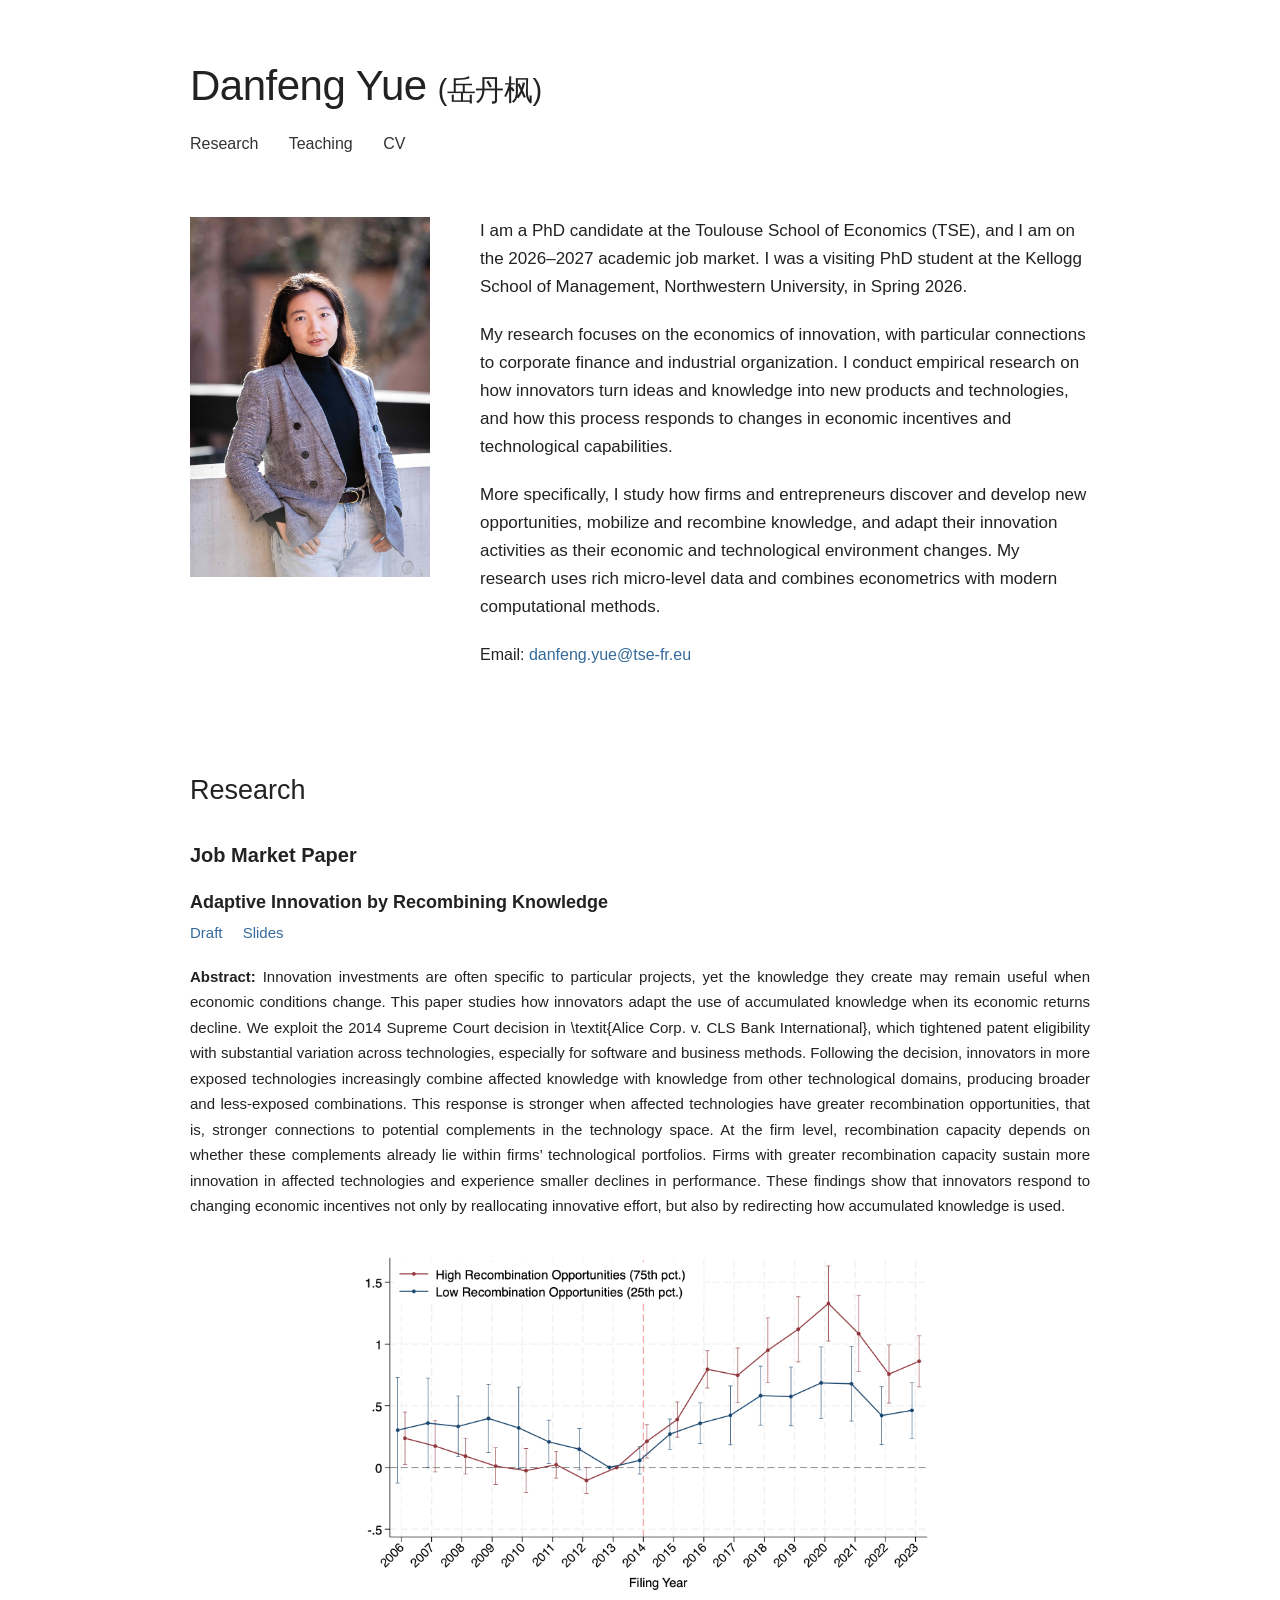
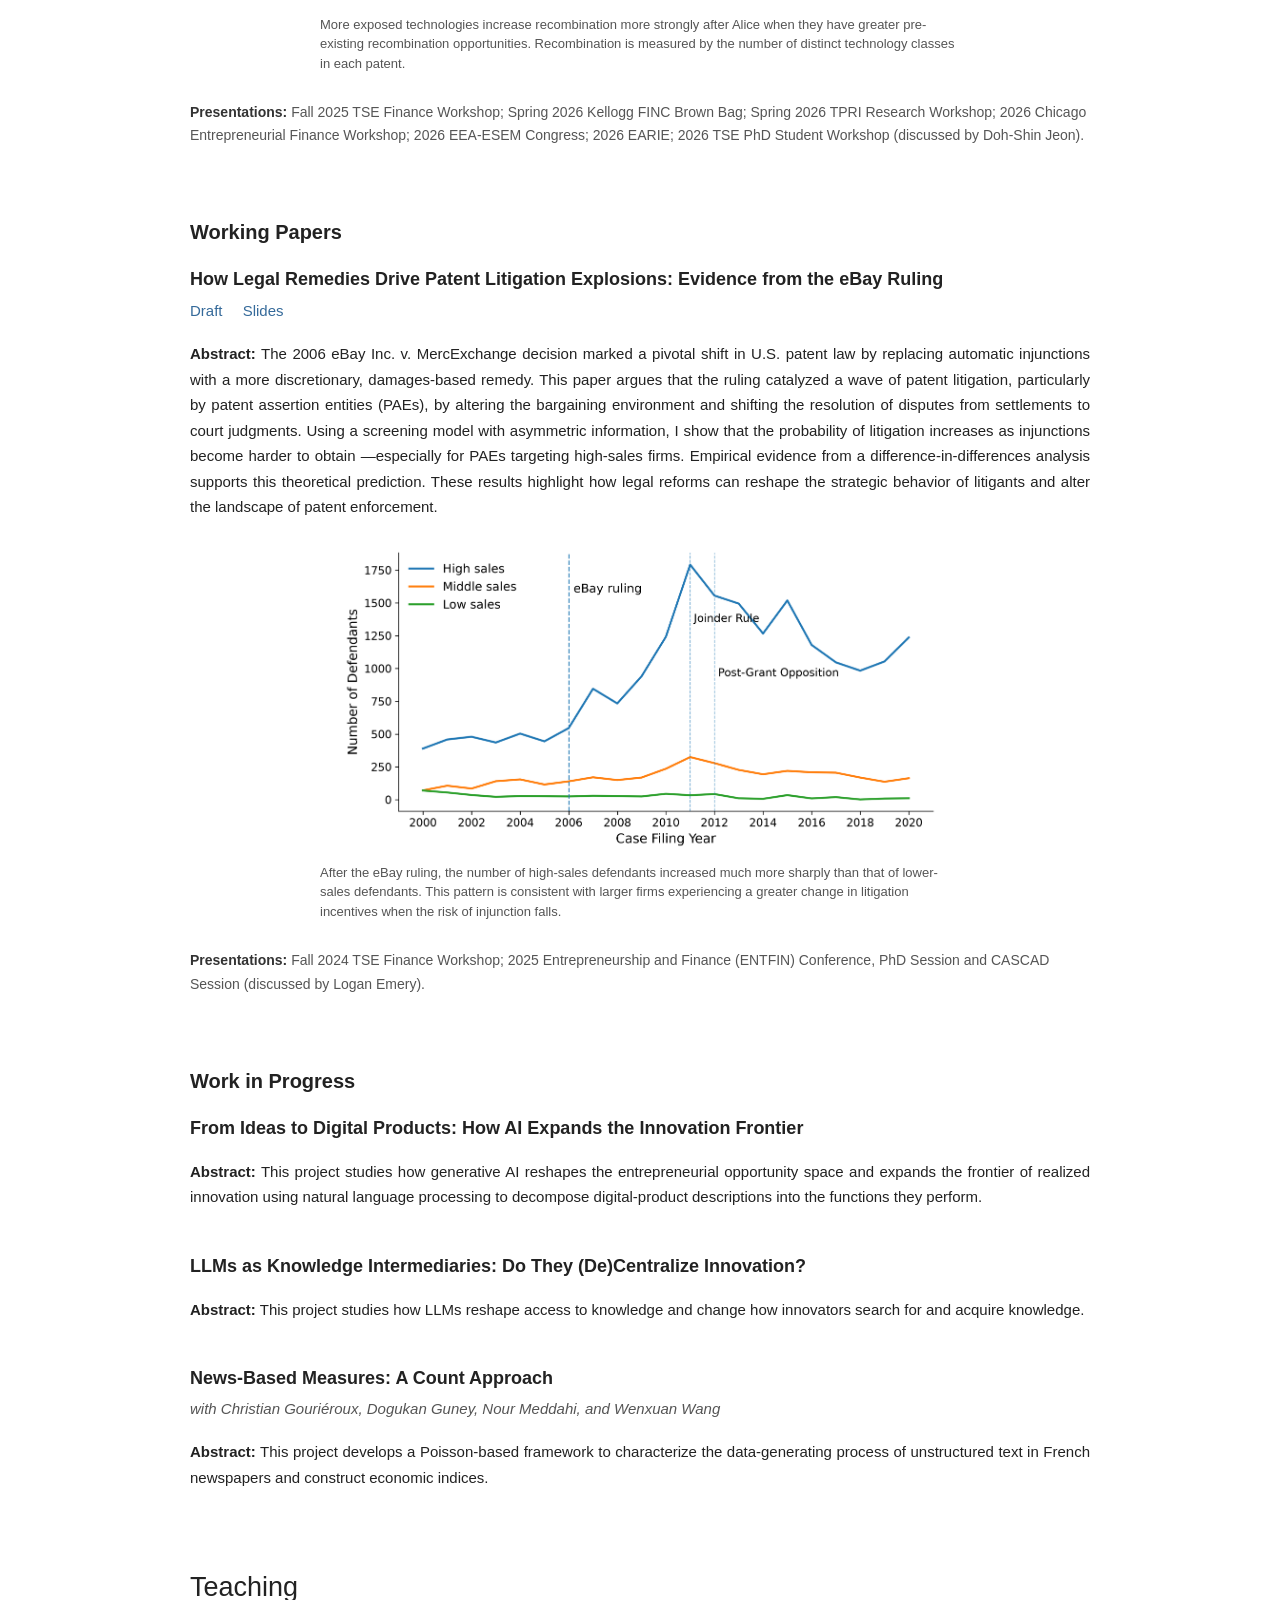
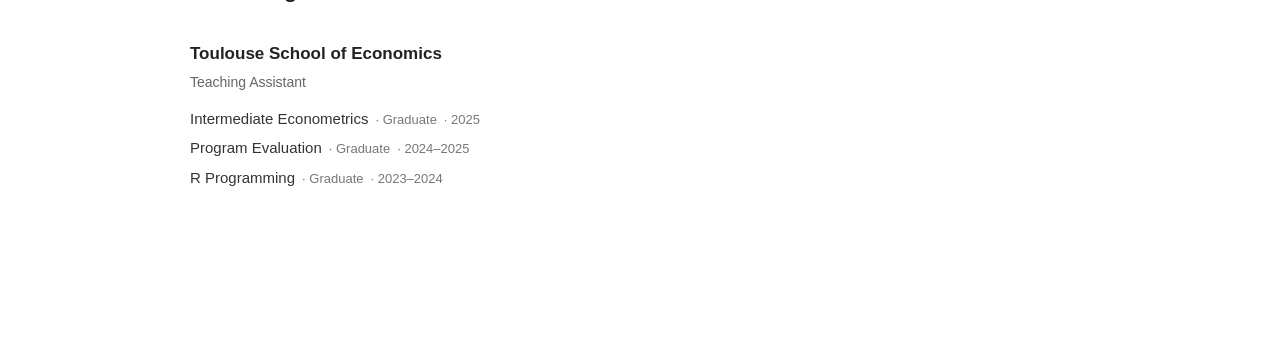
<file: index.html>
<!DOCTYPE html>
<html lang="en">
<head>
    <meta charset="UTF-8">
    <meta name="viewport" content="width=device-width, initial-scale=1.0">
    <title>Danfeng Yue</title>
    <link rel="stylesheet" href="style.css">
</head>

<body>

<div class="container">

    <header>
        <h1>Danfeng Yue <span class="chinese-name">(岳丹枫)</span></h1>

        <nav>
            <a href="#research">Research</a>
            <a href="#teaching">Teaching</a>
            <a href="cv.pdf" target="_blank">CV</a>
        </nav>
    </header>

    <main>

        <section class="intro">

            <div class="photo">
                <img src="photo.jpg" alt="Danfeng Yue">
            </div>

            <div class="bio">

                <p>
                    I am a PhD candidate at the Toulouse School of Economics (TSE), 
                    and I am on the 2026–2027 academic job market. 
                    I was a visiting PhD student at the Kellogg School of Management, Northwestern University, in Spring 2026.
                </p>

                <p>
                    My research focuses on the economics of innovation, 
                    with particular connections to corporate finance and industrial organization. 
                    I conduct empirical research on how innovators turn ideas and knowledge into new products and technologies, 
                    and how this process responds to changes in economic incentives and technological capabilities.
                </p>

                <p>
                    More specifically, I study how firms and entrepreneurs discover and develop new opportunities, 
                    mobilize and recombine knowledge, and adapt their innovation activities 
                    as their economic and technological environment changes. 
                    My research uses rich micro-level data and combines econometrics with modern computational methods.
                </p>

                <p class="email">
                    Email:
                    <a href="mailto:danfeng.yue@tse-fr.eu">
                        danfeng.yue@tse-fr.eu
                    </a>
                </p>

            </div>

        </section>

        <section id="research">

                <h2>Research</h2>
            
                <!-- Job Market Paper -->
                <div class="research-group">
            
                    <h3>Job Market Paper</h3>
            
                    <div class="paper">
            
                        <p class="paper-title">
                            Adaptive Innovation by Recombining Knowledge
                        </p>
            
                        <p class="paper-links">
                            <a href="papers/alice.pdf" target="_blank">Draft</a>
                            <a href="slides/alice_slides.pdf" target="_blank">Slides</a>
                        </p>
            
                        <p class="abstract">
                            <strong>Abstract:</strong>
                            Innovation investments are often specific to particular projects, 
                            yet the knowledge they create may remain useful when economic conditions change. 
                            This paper studies how innovators adapt the use of accumulated knowledge when its economic returns decline. 
                            We exploit the 2014 Supreme Court decision in \textit{Alice Corp. v. CLS Bank International}, 
                            which tightened patent eligibility with substantial variation across technologies, 
                            especially for software and business methods. Following the decision, 
                            innovators in more exposed technologies increasingly combine affected knowledge with knowledge from other technological domains, 
                            producing broader and less-exposed combinations. 
                            This response is stronger when affected technologies have greater recombination opportunities, 
                            that is, stronger connections to potential complements in the technology space. 
                            At the firm level, recombination capacity depends on whether these complements already lie within firms’ technological portfolios. 
                            Firms with greater recombination capacity sustain more innovation in affected technologies and experience smaller declines in performance. 
                            These findings show that innovators respond to changing economic incentives not only by reallocating innovative effort, 
                            but also by redirecting how accumulated knowledge is used.
                        </p>

                        <div class="paper-figure">
                            <img
                                src="images/alice.png"
                                alt="Recombination opportunities and innovation adjustment after Alice"
                            >
                        
                            <p class="figure-caption">
                                More exposed technologies increase recombination more strongly after Alice 
                                when they have greater pre-existing recombination opportunities. 
                                Recombination is measured by the number of distinct technology classes in each patent.
                            </p>
                        </div>
            
                        <p class="presentation">
                            <strong>Presentations:</strong>
                            Fall 2025 TSE Finance Workshop;
                            Spring 2026 Kellogg FINC Brown Bag;
                            Spring 2026 TPRI Research Workshop;
                            2026 Chicago Entrepreneurial Finance Workshop;
                            2026 EEA-ESEM Congress;
                            2026 EARIE;
                            2026 TSE PhD Student Workshop (discussed by Doh-Shin Jeon).
                        </p>
            
                    </div>
            
                </div>

                    <!-- Working Papers -->
                    <div class="research-group">
                
                        <h3>Working Papers</h3>
                
                        <div class="paper">
                
                            <p class="paper-title">
                                How Legal Remedies Drive Patent Litigation Explosions: Evidence from the eBay Ruling
                            </p>
                
                            <p class="paper-links">
                                <a href="papers/ebay.pdf" target="_blank">Draft</a>
                                <a href="slides/ebay_slides.pdf" target="_blank">Slides</a>
                            </p>
                
                            <p class="abstract">
                                <strong>Abstract:</strong>
                                The 2006 eBay Inc. v. MercExchange decision marked a pivotal shift in U.S. patent law 
                                by replacing automatic injunctions with a more discretionary, damages-based remedy. 
                                This paper argues that the ruling catalyzed a wave of patent litigation, 
                                particularly by patent assertion entities (PAEs), 
                                by altering the bargaining environment and shifting the resolution of disputes 
                                from settlements to court judgments. 
                                Using a screening model with asymmetric information, 
                                I show that the probability of litigation increases as injunctions become harder to obtain
                                —especially for PAEs targeting high-sales firms. 
                                Empirical evidence from a difference-in-differences analysis supports this theoretical prediction. 
                                These results highlight how legal reforms can reshape the strategic behavior of litigants 
                                and alter the landscape of patent enforcement.
                            </p>

                            <div class="paper-figure">
                            <img
                                src="images/ebay.png"
                                alt="Patent litigation after the eBay ruling"
                            >
                        
                            <p class="figure-caption">
                                After the eBay ruling, the number of high-sales defendants increased much more sharply 
                                than that of lower-sales defendants. 
                                This pattern is consistent with larger firms experiencing a greater change 
                                in litigation incentives when the risk of injunction falls.
                            </p>
                        </div>
                
                            <p class="presentation">
                                <strong>Presentations:</strong>
                                Fall 2024 TSE Finance Workshop;
                                2025 Entrepreneurship and Finance (ENTFIN) Conference, 
                                PhD Session and CASCAD Session (discussed by Logan Emery).
                            </p>
                
                        </div>
                
                    </div>

                    <!-- Work in Progress -->
                    <div class="research-group">
                
                        <h3>Work in Progress</h3>

                        <div class="paper">

                            <p class="paper-title">
                                From Ideas to Digital Products: How AI Expands the Innovation Frontier
                            </p>

                            <p class="abstract">
                                <strong>Abstract:</strong>
                                This project studies how generative AI reshapes the entrepreneurial opportunity space 
                                and expands the frontier of realized innovation using natural language processing 
                                to decompose digital-product descriptions into the functions they perform.
                            </p>
                        
                        </div>

                        <div class="paper">

                            <p class="paper-title">
                                LLMs as Knowledge Intermediaries: Do They (De)Centralize Innovation?
                            </p>

                            <p class="abstract">
                                <strong>Abstract:</strong>
                                This project studies how LLMs reshape access to knowledge 
                                and change how innovators search for and acquire knowledge.
                            </p>
                        
                        </div>
                        
                        <div class="paper">
                
                            <p class="paper-title">
                                News-Based Measures: A Count Approach
                            </p>
                
                            <p class="coauthors">
                                with Christian Gouriéroux, Dogukan Guney, Nour Meddahi, and Wenxuan Wang
                            </p>

                            <p class="abstract">
                                <strong>Abstract:</strong>
                                This project develops a Poisson-based framework to characterize 
                                the data-generating process of unstructured text in French newspapers 
                                and construct economic indices.
                            </p>
                
                        </div>
                
                    </div>
                
                </section>

        <section id="teaching">

            <h2>Teaching</h2>
        
            <div class="teaching-group">
        
                <h3>Toulouse School of Economics</h3>
                <p class="teaching-role">Teaching Assistant</p>
        
                <div class="teaching-item">
                    <span class="course-title">Intermediate Econometrics</span>
                    <span class="course-level">Graduate</span>
                    <span class="teaching-year">2025</span>
                </div>
        
                <div class="teaching-item">
                    <span class="course-title">Program Evaluation</span>
                    <span class="course-level">Graduate</span>
                    <span class="teaching-year">2024–2025</span>
                </div>
        
                <div class="teaching-item">
                    <span class="course-title">R Programming</span>
                    <span class="course-level">Graduate</span>
                    <span class="teaching-year">2023–2024</span>
                </div>
        
            </div>
        
        </section>

    </main>

</div>

</body>
</html>
</file>
<file: style.css>
/* =========================
   Global
   ========================= */

html {
    scroll-behavior: smooth;
}

body {
    margin: 0;
    background: #ffffff;
    color: #222222;
    font-family: Arial, Helvetica, sans-serif;
    font-size: 16px;
    line-height: 1.65;
}

.container {
    max-width: 900px;
    margin: 0 auto;
    padding: 60px 30px 80px 30px;
}


/* =========================
   General links
   ========================= */

a {
    color: #356a9a;
    text-decoration: none;
}

a:hover {
    text-decoration: underline;
    text-underline-offset: 3px;
}


/* =========================
   Header
   ========================= */

header {
    margin-bottom: 60px;
}

h1 {
    margin: 0 0 18px 0;
    font-size: 42px;
    font-weight: 500;
    letter-spacing: -0.5px;
    line-height: 1.25;
}

.chinese-name {
    font-size: 29px;
    font-weight: 400;
}


/* =========================
   Navigation
   ========================= */

nav {
    margin-top: 5px;
}

nav a {
    margin-right: 26px;
    color: #333333;
    font-size: 16px;
    font-weight: 400;
    text-decoration: none;
}

nav a:hover {
    color: #356a9a;
    text-decoration: none;
}


/* =========================
   Introduction / Bio
   ========================= */

.intro {
    display: grid;
    grid-template-columns: 240px 1fr;
    gap: 50px;
    align-items: start;
    margin-bottom: 85px;
}

.photo img {
    width: 100%;
    height: auto;
    display: block;
}

.bio {
    font-size: 17px;
}

.bio p {
    margin-top: 0;
    margin-bottom: 20px;
}

.email {
    margin-top: 28px;
    font-size: 16px;
}


/* =========================
   Main sections
   ========================= */

section {
    width: 100%;
    margin-bottom: 80px;
}

h2 {
    margin: 0 0 34px 0;
    font-size: 27px;
    font-weight: 500;
    line-height: 1.3;
}


/* =========================
   Research
   ========================= */

.research-group {
    margin-bottom: 72px;
}

.research-group:last-child {
    margin-bottom: 0;
}

.research-group h3 {
    margin: 0 0 22px 0;
    color: #222222;
    font-size: 20px;
    font-weight: 600;
    line-height: 1.3;
    text-transform: none;
    letter-spacing: 0;
}

.paper {
    margin-bottom: 44px;
}

.paper:last-child {
    margin-bottom: 0;
}


/* Paper title */

.paper-title {
    margin: 0 0 6px 0;
    font-size: 18px;
    font-weight: 700;
    line-height: 1.4;
}


/* Coauthors */

.coauthors {
    margin: -1px 0 8px 0;
    font-size: 15px;
    color: #555555;
    font-style: italic;
}


/* Paper / Slides links */

.paper-links {
    margin: 6px 0 18px 0;
    font-size: 15px;
}

.paper-links a {
    margin-right: 16px;
    color: #356a9a;
    font-weight: 500;
    text-decoration: none;
}

.paper-links a:hover {
    text-decoration: underline;
    text-underline-offset: 3px;
}

/* Figure */

.paper-figure {
    margin: 26px auto 28px auto;
}

.paper-figure img {
    display: block;
    width: 68%;
    max-width: 600px;
    height: auto;
    margin: 0 auto;
}

.paper-figure .figure-caption {
    width: 72%;
    max-width: 640px;
    margin: 10px auto 0 auto;
    color: #555555;
    font-size: 13px;
    line-height: 1.5;
    text-align: left;
    font-weight: 400;
}

/* Abstract */

.abstract {
    width: 100%;
    margin-top: 18px;
    margin-bottom: 18px;
    font-size: 15px;
    line-height: 1.7;
    text-align: justify;
}

.abstract strong {
    font-weight: 600;
}


/* Presentations */

.presentation {
    width: 100%;
    margin-top: 16px;
    margin-bottom: 0;
    color: #555555;
    font-size: 14px;
    line-height: 1.65;
}

.presentation strong {
    color: #333333;
    font-weight: 600;
}


/* =========================
   Teaching
   ========================= */

.teaching-group {
    margin-bottom: 38px;
}

.teaching-group:last-child {
    margin-bottom: 0;
}

.teaching-group h3 {
    margin: 0 0 3px 0;
    font-size: 17px;
    font-weight: 600;
    color: #222222;
    text-transform: none;
    letter-spacing: normal;
}

.teaching-role {
    margin: 0 0 14px 0;
    font-size: 14px;
    color: #666666;
}

.teaching-item {
    display: flex;
    align-items: baseline;
    flex-wrap: wrap;
    margin-bottom: 7px;
    font-size: 15px;
    line-height: 1.5;
}

.course-title {
    color: #333333;
}

.course-level {
    margin-left: 7px;
    color: #777777;
    font-size: 13px;
}

.course-level::before {
    content: "· ";
}

.teaching-year {
    margin-left: 7px;
    color: #777777;
    font-size: 13px;
}

.teaching-year::before {
    content: "· ";
}


/* =========================
   Mobile
   ========================= */

@media (max-width: 700px) {

    .container {
        padding: 35px 22px 60px 22px;
    }

    header {
        margin-bottom: 45px;
    }

    h1 {
        font-size: 34px;
    }

    .chinese-name {
        font-size: 23px;
    }

    nav a {
        margin-right: 18px;
        font-size: 15px;
    }

    .intro {
        grid-template-columns: 1fr;
        gap: 28px;
        margin-bottom: 65px;
    }

    .photo {
        max-width: 230px;
    }

    .bio {
        font-size: 16px;
    }

    section {
        margin-bottom: 65px;
    }

    h2 {
        margin-bottom: 28px;
        font-size: 24px;
    }

    .research-group {
        margin-bottom: 58px;
    }

    .research-group h3 {
        margin-bottom: 18px;
        font-size: 18px;
    }

    .paper {
        margin-bottom: 36px;
    }

    .paper-title {
        font-size: 17px;
    }

   .paper-figure img {
        width: 100%;
    }

    .paper-figure .figure-caption {
        width: 92%;
        max-width: none;
        font-size: 12px;
    }

    .abstract {
        font-size: 15px;
        text-align: left;
    }

    .presentation {
        font-size: 14px;
    }

    .teaching-item {
        grid-template-columns: 1fr auto;
        column-gap: 15px;
    }

    .course-level {
        display: block;
        margin-left: 0;
        margin-top: 1px;
    }

    .course-level::before {
        content: "";
    }
}
</file>
